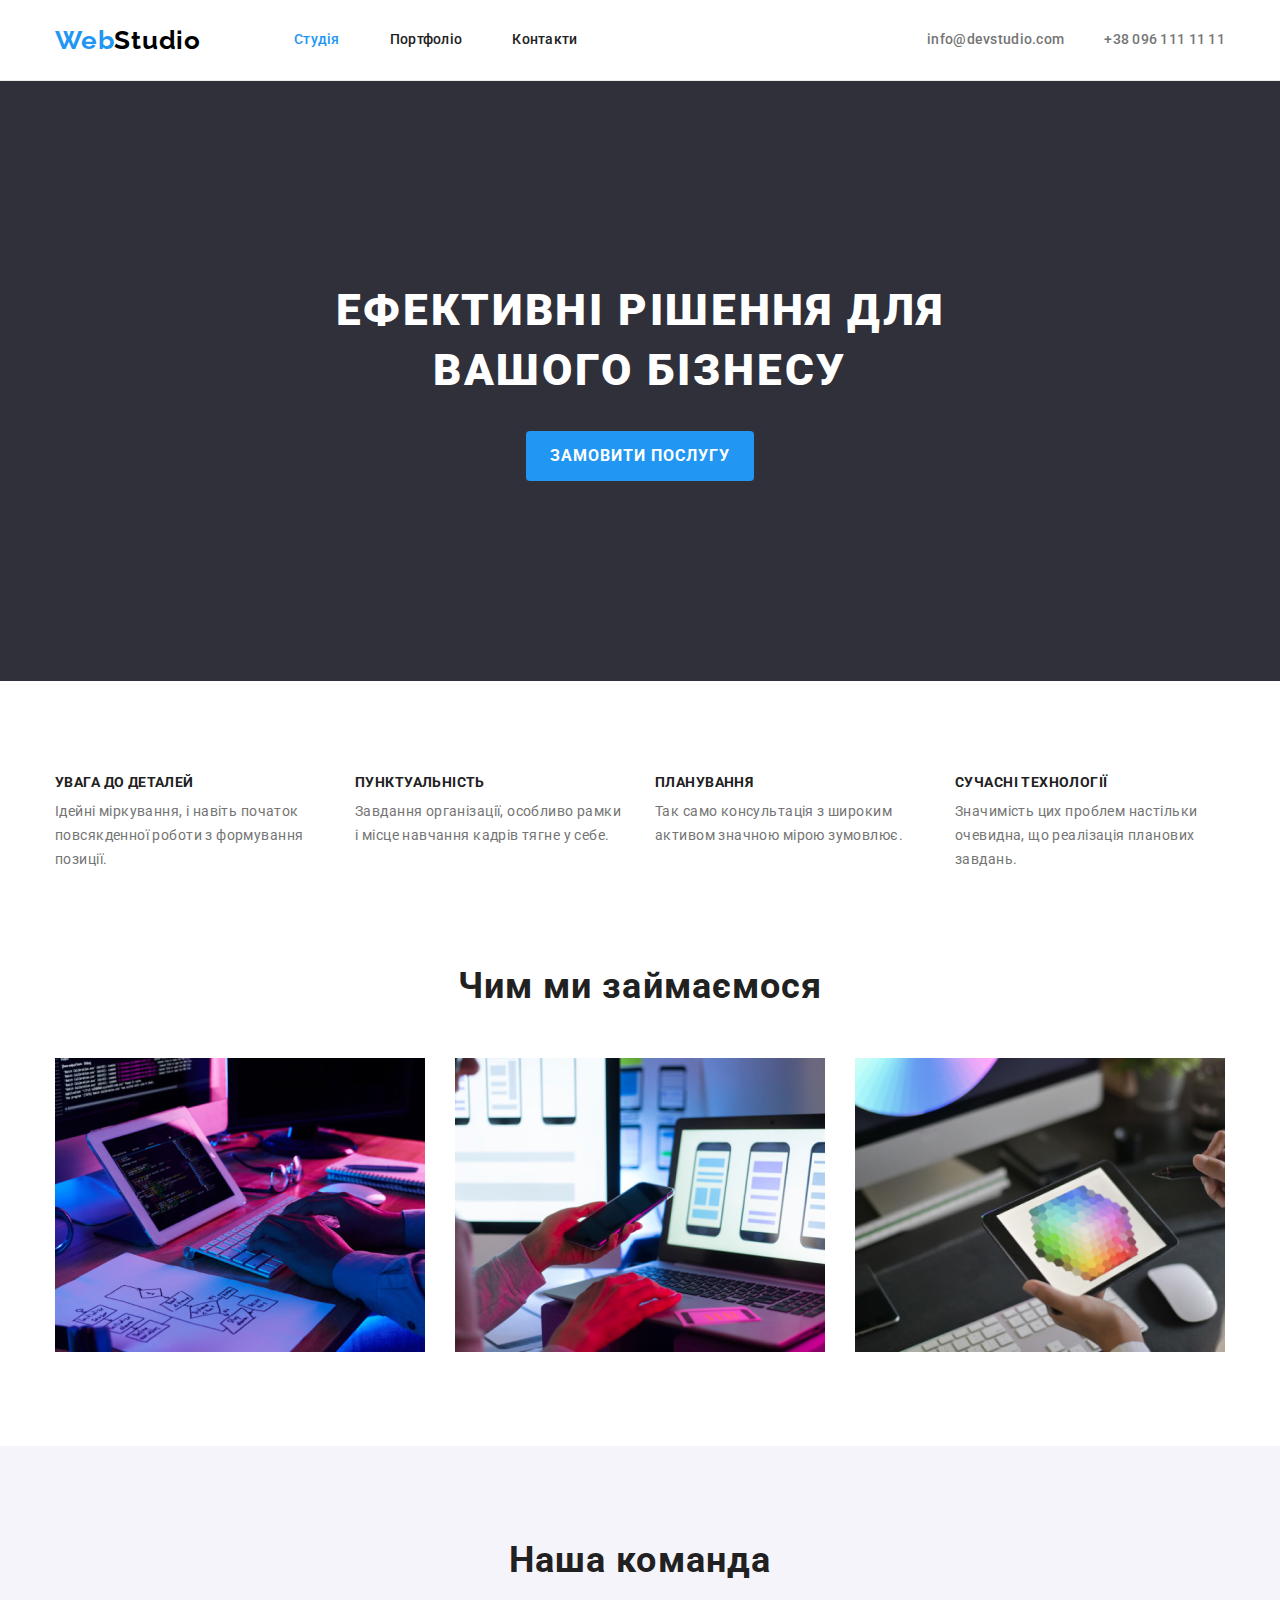
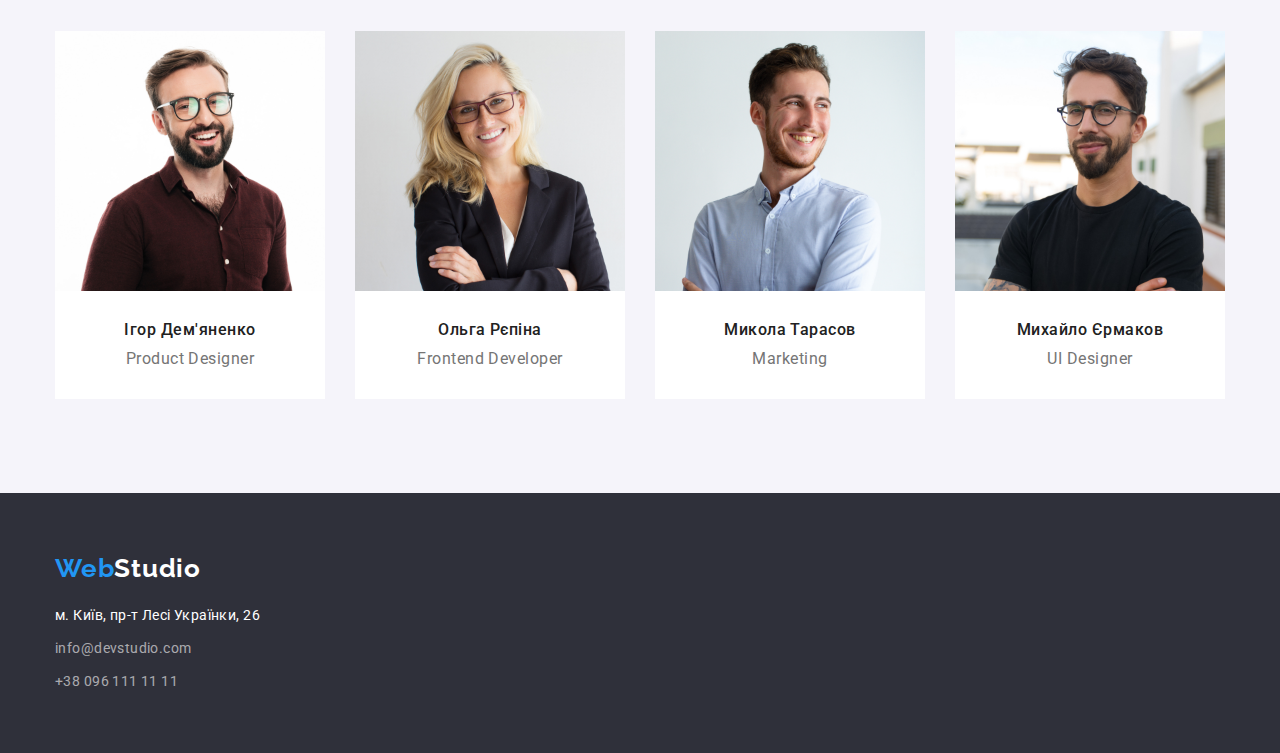
<file: index.html>
<!DOCTYPE html>
<html lang="uk">
  <head>
    <meta charset="UTF-8" />
    <meta http-equiv="X-UA-Compatible" content="IE=edge" />
    <meta name="viewport" content="width=device-width, initial-scale=1.0" />
    <title>Document</title>
    <link rel="preconnect" href="https://fonts.googleapis.com" />
    <link rel="preconnect" href="https://fonts.gstatic.com" crossorigin />
    <link
      href="https://fonts.googleapis.com/css2?family=Raleway:wght@700&family=Roboto:wght@400;500;700;900&display=swap"
      rel="stylesheet"
    />
    <link
      rel="stylesheet"
      href="https://cdnjs.cloudflare.com/ajax/libs/modern-normalize/1.1.0/modern-normalize.min.css"
    />
    <link rel="stylesheet" href="./css/style.css" />
  </head>
  <body>
    <!-- Header -->
    <header>
      <div class="container">
        <a href="./index.html" class="logo">
          <span class="logo-title-one">Web</span
          ><span class="logo-title-two">Studio</span></a
        >
        <nav class="header-nav">
          <ul class="header-list">
            <li class="header-item">
              <a href="./index.html" class="list-link current">Студія</a>
            </li>
            <li class="header-item">
              <a href="./portfolio.html" class="list-link">Портфоліо</a>
            </li>
            <li class="header-item">
              <a href="./index.html" class="list-link">Контакти</a>
            </li>
          </ul>
        </nav>
        <ul class="header-link">
          <li class="header-items">
            <a href="mailto:info@devstudio.com" class="header-link"
              >info@devstudio.com</a
            >
          </li>
          <li class="header-items">
            <a href="tel:+380961111111" class="header-link"
              >+38 096 111 11 11</a
            >
          </li>
        </ul>
      </div>
    </header>
    <main>
      <!--Hero-->
      <section class="hero">
        <div class="container">
          <h1 class="hero-title">
            Ефективні рішення для <br />
            вашого бізнесу
          </h1>
          <button type="button" class="button-primary">Замовити послугу</button>
        </div>
      </section>
      <!--about-->
      <section class="section">
        <div class="container">
          <h2 class="about-titles">Наші особливості</h2>
          <ul class="about-list">
            <li class="about-items">
              <h3 class="about-title">УВАГА ДО ДЕТАЛЕЙ</h3>
              <p class="about-text">
                Ідейні міркування, і навіть початок повсякденної роботи з
                формування позиції.
              </p>
            </li>

            <li class="about-items">
              <h3 class="about-title">ПУНКТУАЛЬНІСТЬ</h3>
              <p class="about-text">
                Завдання організації, особливо рамки і місце навчання кадрів
                тягне у себе.
              </p>
            </li>

            <li class="about-items">
              <h3 class="about-title">ПЛАНУВАННЯ</h3>
              <p class="about-text">
                Так само консультація з широким активом значною мірою зумовлює.
              </p>
            </li>

            <li class="about-items">
              <h3 class="about-title">СУЧАСНІ ТЕХНОЛОГІЇ</h3>
              <p class="about-text">
                Значимість цих проблем настільки очевидна, що реалізація
                планових завдань.
              </p>
            </li>
          </ul>
        </div>
      </section>
      <!--Projects-->
      <section class="section projects">
        <div class="container">
          <h2 class="projects-title">Чим ми займаємося</h2>
          <ul class="projects-list">
            <li class="projects-img">
              <img
                src="./images/img1.jpg"
                alt="Десктопні_додатки"
                width="370"
                height="294"
              />
            </li>
            <li class="projects-img">
              <img
                src="./images/img2.jpg"
                alt="мобільні_додатки "
                width="370"
                height="294"
              />
            </li>
            <li class="projects-img">
              <img
                src="./images/img3.jpg"
                alt="дизайнерські_рішення"
                width="370"
                height="294"
              />
            </li>
          </ul>
        </div>
      </section>
      <!--Team-->
      <section class="section team">
        <div class="container">
          <h2 class="team-title">Наша команда</h2>
          <ul class="team-list">
            <li class="team-box">
              <img
                src="./images/img4.jpg"
                alt=" Фото Ігор Дем'яненко"
                width="270"
                height="260"
              />
              <div class="team-content">
                <h3 class="team-names">Ігор Дем'яненко</h3>
                <p class="team-position">Product Designer</p>
              </div>
            </li>

            <li class="team-box">
              <img
                src="./images/img5.jpg"
                alt="Фото Ольга Рєпіна"
                width="270"
                height="260"
              />
              <div class="team-content">
                <h3 class="team-names">Ольга Рєпіна</h3>
                <p class="team-position">Frontend Developer</p>
              </div>
            </li>

            <li class="team-box">
              <img
                src="./images/img6.jpg"
                alt="Фото Микола Тарасов"
                width="270"
                height="260"
              />
              <div class="team-content">
                <h3 class="team-names">Микола Тарасов</h3>
                <p class="team-position">Marketing</p>
              </div>
            </li>

            <li class="team-box">
              <img
                src="./images/img7.jpg"
                alt="Фото Михайло Єрмаков"
                width="270"
                height="260"
              />
              <div class="team-content">
                <h3 class="team-names">Михайло Єрмаков</h3>
                <p class="team-position">UI Designer</p>
              </div>
            </li>
          </ul>
        </div>
      </section>
    </main>
    <!--Footer-->
    <footer>
      <div class="container">
        <a href="./index.html" class="logo">
          <span class="logo-title-one">Web</span
          ><span class="logo-title-footer">Studio</span></a
        >
        <address>
          <p class="footer-text">м. Київ, пр-т Лесі Українки, 26</p>
          <ul class="footer-list">
            <li class="footer-item">
              <a href="mailto:info@devstudio.com" class="footer-link"
                >info@devstudio.com</a
              >
            </li>
            <li class="footer-item">
              <a href="tel:+380961111111" class="footer-link"
                >+38 096 111 11 11</a
              >
            </li>
          </ul>
        </address>
      </div>
    </footer>
  </body>
</html>
</file>
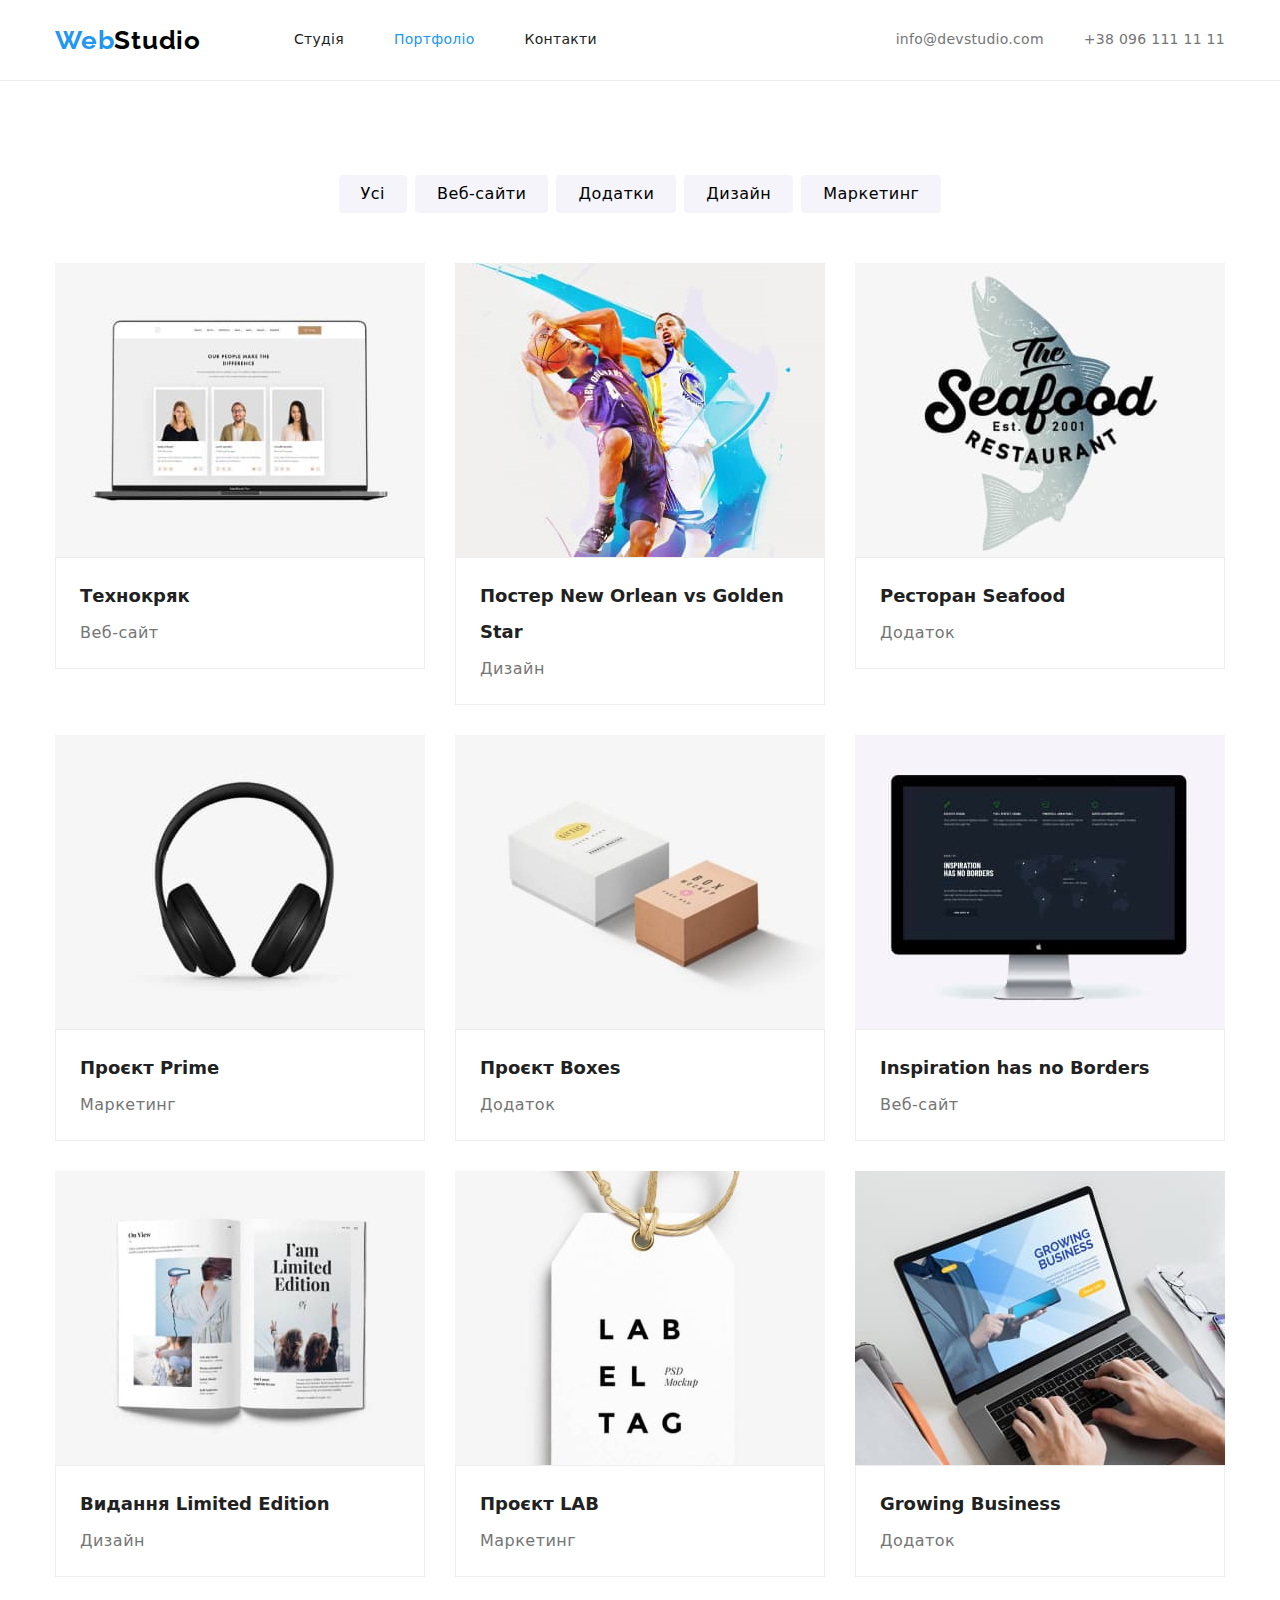
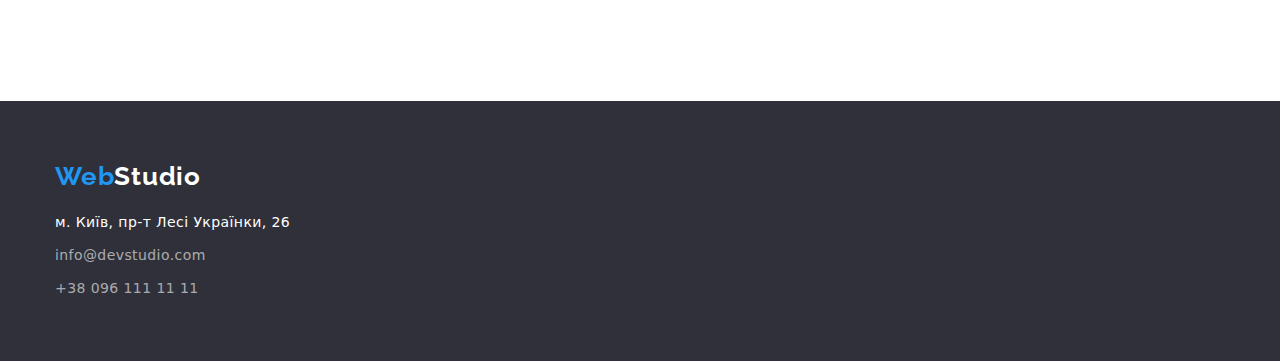
<file: portfolio.html>
<!DOCTYPE html>
<html lang="uk">
  <head>
    <meta charset="UTF-8" />
    <meta http-equiv="X-UA-Compatible" content="IE=edge" />
    <meta name="viewport" content="width=device-width, initial-scale=1.0" />
    <title>Document</title>
    <link rel="stylesheet" href="./css/style.css" />
    <link rel="preconnect" href="https://fonts.googleapis.com" />
    <link rel="preconnect" href="https://fonts.gstatic.com" crossorigin />
    <link
      href="https://fonts.googleapis.com/css2?family=Raleway:wght@700&family=Roboto:wght@400;500;700;900&display=swap"
      rel="stylesheet"
    />
    <link
      rel="stylesheet"
      href="https://cdnjs.cloudflare.com/ajax/libs/modern-normalize/1.1.0/modern-normalize.min.css"
    />
  </head>
  <body>
    <!-- HEADER -->
    <header>
      <div class="container">
        <a href="./index.html" class="logo">
          <span class="logo-title-one">Web</span
          ><span class="logo-title-two">Studio</span></a
        >
        <nav class="header-nav">
          <ul class="header-list">
            <li class="header-item">
              <a href="./index.html" class="list-link">Студія</a>
            </li>
            <li class="header-item">
              <a href="./portfolio.html" class="list-link current">Портфоліо</a>
            </li>
            <li class="header-item">
              <a href="./index.html" class="list-link">Контакти</a>
            </li>
          </ul>
        </nav>
        <ul class="header-link">
          <li class="header-items">
            <a href="mailto:info@devstudio.com" class="header-link"
              >info@devstudio.com</a
            >
          </li>
          <li class="header-items">
            <a href="tel:+380961111111" class="header-link"
              >+38 096 111 11 11</a
            >
          </li>
        </ul>
      </div>
    </header>
    <main>
      <section class="section">
        <div class="container">
          <h1 class="portfolio-title">Портфоліо</h1>
          <!-- FILTERS -->
          <ul class="filters-list">
            <li class="filter-item">
              <button type="button" class="filter-button">Усі</button>
            </li>
            <li class="filter-item">
              <button type="button" class="filter-button">Веб-сайти</button>
            </li>
            <li class="filter-item">
              <button type="button" class="filter-button">Додатки</button>
            </li>
            <li class="filter-item">
              <button type="button" class="filter-button">Дизайн</button>
            </li>
            <li class="filter-item">
              <button type="button" class="filter-button">Маркетинг</button>
            </li>
          </ul>

          <!-- Portfolio -->
          <ul class="portfolio-list">
            <li class="portfolio-items">
              <img
                src="./images/website.jpg"
                alt="Інтернет сторінка"
                width="370"
              />
              <div class="card-contents">
                <h2 class="portfolio-list-title">Технокряк</h2>
                <p class="portfolio-text">Веб-сайт</p>
              </div>
            </li>

            <li class="portfolio-items">
              <img
                src="./images/postep.jpg"
                alt="Постер баскетбольного матчу"
                width="370"
              />
              <div class="card-contents">
                <h2 class="portfolio-list-title">
                  Постер New Orlean vs Golden Star
                </h2>
                <p class="portfolio-text">Дизайн</p>
              </div>
            </li>

            <li class="portfolio-items">
              <img
                src="./images/restourant.jpg"
                alt="Логотип ресторану"
                width="370"
              />
              <div class="card-contents">
                <h2 class="portfolio-list-title">Ресторан Seafood</h2>
                <p class="portfolio-text">Додаток</p>
              </div>
            </li>

            <li class="portfolio-items">
              <img src="./images/earpiece.jpg" alt="Навушники" width="370" />
              <div class="card-contents">
                <h2 class="portfolio-list-title">Проєкт Prime</h2>
                <p class="portfolio-text">Маркетинг</p>
              </div>
            </li>

            <li class="portfolio-items">
              <img src="./images/boxes.jpg" alt="Коробки" width="370" />
              <div class="card-contents">
                <h2 class="portfolio-list-title">Проєкт Boxes</h2>
                <p class="portfolio-text">Додаток</p>
              </div>
            </li>

            <li class="portfolio-items">
              <img src="./images/monitor.jpg" alt="Монітор" width="370" />
              <div class="card-contents">
                <h2 class="portfolio-list-title">Inspiration has no Borders</h2>
                <p class="portfolio-text">Веб-сайт</p>
              </div>
            </li>

            <li class="portfolio-items">
              <img
                src="./images/magazine.jpg"
                alt="Стаття в журналі"
                width="370"
              />
              <div class="card-contents">
                <h2 class="portfolio-list-title">Видання Limited Edition</h2>
                <p class="portfolio-text">Дизайн</p>
              </div>
            </li>

            <li class="portfolio-items">
              <img src="./images/project_lab.jpg" alt="Лейбл" width="370" />
              <div class="card-contents">
                <h2 class="portfolio-list-title">Проєкт LAB</h2>
                <p class="portfolio-text">Маркетинг</p>
              </div>
            </li>

            <li class="portfolio-items">
              <img
                src="./images/laptop.jpg"
                alt="Робота в ноутбуці"
                width="370"
              />
              <div class="card-contents">
                <h2 class="portfolio-list-title">Growing Business</h2>
                <p class="portfolio-text">Додаток</p>
              </div>
            </li>
          </ul>
        </div>
      </section>
    </main>
    <!--Footer-->
    <footer>
      <div class="container">
        <a href="./index.html" class="logo">
          <span class="logo-title-one">Web</span
          ><span class="logo-title-footer">Studio</span></a
        >
        <address>
          <p class="footer-text">м. Київ, пр-т Лесі Українки, 26</p>
          <ul class="footer-list">
            <li class="footer-item">
              <a href="mailto:info@devstudio.com" class="footer-link"
                >info@devstudio.com</a
              >
            </li>
            <li class="footer-item">
              <a href="tel:+380961111111" class="footer-link"
                >+38 096 111 11 11</a
              >
            </li>
          </ul>
        </address>
      </div>
    </footer>
  </body>
</html>
</file>
<file: css/style.css>
:root {
  --color-primary: #212121;
  --color-primary-white: #ffffff;
  --color-secondary: #757575;
  --color-active: #2196f3;
  --color-button-active: #188ce8;
  --сolor-logo: #000000;
  --bgc-team: #f5f4fa;
  --bgc-footer: #2f303a;
  --color-footer: rgba(255, 255, 255, 0.6);
  --color-border-bottom: #ececec;
  --color-border-card: #eeeeee;
}
a {
  text-decoration: none;
}
ul {
  list-style: none;
  margin: 0px;
  padding-left: 0px;
}
p,
h1,
h2,
h3,
h4,
h5,
h6 {
  margin: 0px;
}

body {
  background-color: var(--color-primary-white);
  font-family: Roboto, sans-serif;
  color: var(--color-primary);
}
.container {
  width: 1200px;
  margin: 0px auto;
  padding: 0 15px;
}
img {
  display: block;
  max-width: 100%;
}

/* -----HEADER----- */
header {
  border-bottom: 1px solid var(--color-border-bottom);
}

header .container {
  display: flex;
  align-items: center;
}

.logo {
  margin-right: 93px;

  font-family: Raleway, sans-serif;
  font-weight: 700;
  font-size: 26px;
  line-height: 1.19;
  letter-spacing: 0.03em;
}

.logo-title-one {
  color: var(--color-active);
}

.logo-title-two {
  color: var(--сolor-logo);
}

.header-list {
  display: flex;
}

.header-item:not(:last-child) {
  margin-right: 50px;
}

.list-link {
  display: block;
  padding-top: 32px;
  padding-bottom: 32px;
  font-weight: 500;
  font-size: 14px;
  line-height: 1.14;
  letter-spacing: 0.02em;
  color: var(--color-primary);
}

.current {
  color: var(--color-active);
}

.list-link:hover,
.list-link:focus {
  color: var(--color-active);
}
.header-items:not(:last-child) {
  margin-right: 40px;
}

.header-link {
  display: flex;
  margin-left: auto;
  font-weight: 500;
  font-size: 14px;
  line-height: 1.14;
  letter-spacing: 0.02em;

  color: var(--color-secondary);
}
.header-link:hover,
.header-link:focus {
  color: var(--color-active);
}

.section {
  padding-top: 94px;
  padding-bottom: 94px;
}
/* -----HERO----- */
.hero {
  padding-top: 200px;
  padding-bottom: 200px;

  background-color: var(--bgc-footer);
}

.hero-title {
  margin-bottom: 30px;
  color: var(--color-primary-white);
  font-weight: 900;
  font-size: 44px;
  line-height: 1.36;
  text-align: center;
  letter-spacing: 0.06em;
  text-transform: uppercase;
}

.button-primary {
  display: block;
  margin: 0 auto;
  padding: 10px 24px;

  font-family: inherit;
  font-weight: 700;
  font-size: 16px;
  line-height: 1.87;
  text-align: center;
  letter-spacing: 0.06em;
  border: none;
  border-radius: 4px;
  color: var(--color-primary-white);
  background-color: var(--color-active);
  cursor: pointer;
  text-transform: uppercase;
}
.button-primary:hover,
.button-primary:focus,
.button-primary:active {
  background-color: var(--color-button-active);
}
/* -----ABOUT----- */

.about-titles {
  position: absolute;
  width: 1px;
  height: 1px;
  margin: -1px;
  border: 0;
  padding: 0;
  white-space: nowrap;
  clip-path: inset(100%);
  clip: rect(0 0 0 0);
  overflow: hidden;
}

.about-list {
  display: flex;
}
.about-items {
  flex-basis: calc((100% - 90px) / 4);
}
.about-items:not(:last-child) {
  margin-right: 30px;
}

.about-title {
  margin-bottom: 10px;
  font-weight: 700;
  font-size: 14px;
  line-height: 1.14;
  letter-spacing: 0.03em;
  text-transform: uppercase;
}

.about-text {
  font-size: 14px;
  line-height: 1.7;
  letter-spacing: 0.03em;

  color: var(--color-secondary);
}
/* -----PROJECTS----- */
.projects {
  padding-top: 0;
}

.projects-title {
  margin-bottom: 50px;
  font-weight: 700;
  font-size: 36px;
  line-height: 1.16;
  text-align: center;
  letter-spacing: 0.03em;
}
.projects-list {
  display: flex;
  align-items: center;
}
.projects-img:not(:last-child) {
  margin-right: 30px;
}
/* -----TEAM----- */
.team {
  background-color: var(--bgc-team);
}

.team-box {
  background-color: var(--color-primary-white);
}
.team-box:not(:last-child) {
  margin-right: 30px;
}

.team-title {
  margin-bottom: 50px;
  font-weight: 700;
  font-size: 36px;
  line-height: 1.16;
  text-align: center;
  letter-spacing: 0.03em;
}
.team-list {
  display: flex;
  align-items: center;
}

.team-content {
  padding-top: 30px;
  padding-bottom: 30px;
}

.team-names {
  margin-bottom: 10px;
  font-weight: 500;
  font-size: 16px;
  line-height: 1.18;
  text-align: center;
  letter-spacing: 0.03em;
}
.team-position {
  font-size: 16px;
  line-height: 1.18;
  text-align: center;
  letter-spacing: 0.03em;

  color: var(--color-secondary);
}
/* -----FOOTER----- */
footer {
  padding-top: 60px;
  padding-bottom: 60px;
  background-color: var(--bgc-footer);
}
footer .logo {
  display: block;
  margin-bottom: 20px;
  margin-right: 0;
}
.logo-title-footer {
  color: var(--color-primary-white);
}
.footer-text {
  margin-bottom: 9px;
  font-style: normal;
  font-size: 14px;
  line-height: 1.7;
  letter-spacing: 0.03em;

  color: var(--color-primary-white);
}
.footer-link {
  font-style: normal;
  font-size: 14px;
  line-height: 1.7;
  letter-spacing: 0.03em;
  color: var(--color-footer);
}
.footer-link:hover,
.footer-link:focus {
  color: var(--color-active);
}
.footer-item:not(:last-child) {
  margin-bottom: 9px;
}

/* -----FILTERS----- */
.filters-list {
  display: flex;
  justify-content: center;
  margin-bottom: 50px;
}

.filter-item:not(:last-child) {
  margin-right: 8px;
}

.filter-button {
  padding: 6px 22px;
  font-family: inherit;
  font-weight: 500;
  font-size: 16px;
  line-height: 1.62;
  letter-spacing: 0.03em;
  background-color: var(--bgc-team);
  border-radius: 4px;
  border: none;
  cursor: pointer;
}
.filter-button:hover,
.filter-button:focus,
.filter-button:active {
  background-color: var(--color-active);
  color: var(--color-primary-white);
  box-shadow: 0px 3px 1px rgba(0, 0, 0, 0.1), 0px 1px 2px rgba(0, 0, 0, 0.08),
    0px 2px 2px rgba(0, 0, 0, 0.12);
}
/* -----PORTFOLIO----- */

.portfolio-title {
  position: absolute;
  width: 1px;
  height: 1px;
  margin: -1px;
  border: 0;
  padding: 0;
  white-space: nowrap;
  clip-path: inset(100%);
  clip: rect(0 0 0 0);
  overflow: hidden;
}

.portfolio-list {
  display: flex;
  flex-wrap: wrap;
}
.portfolio-items {
  flex-basis: calc((100% - 60px) / 3);
  margin-right: 30px;
  margin-bottom: 30px;
}
.portfolio-items:nth-child(3n) {
  margin-right: 0;
}
.portfolio-items :nth-last-child(-n + 3) {
  margin-bottom: 0;
}

.portfolio-list-title {
  font-weight: 700;
  font-size: 18px;
  line-height: 2;
  margin-bottom: 4px;
}
.portfolio-text {
  margin-top: 4px;
  font-size: 16px;
  line-height: 1.87;
  letter-spacing: 0.03em;
  color: var(--color-secondary);
}
.card-contents {
  padding: 20px 24px;
  border: 1px solid var(--color-border-card);
}
</file>
